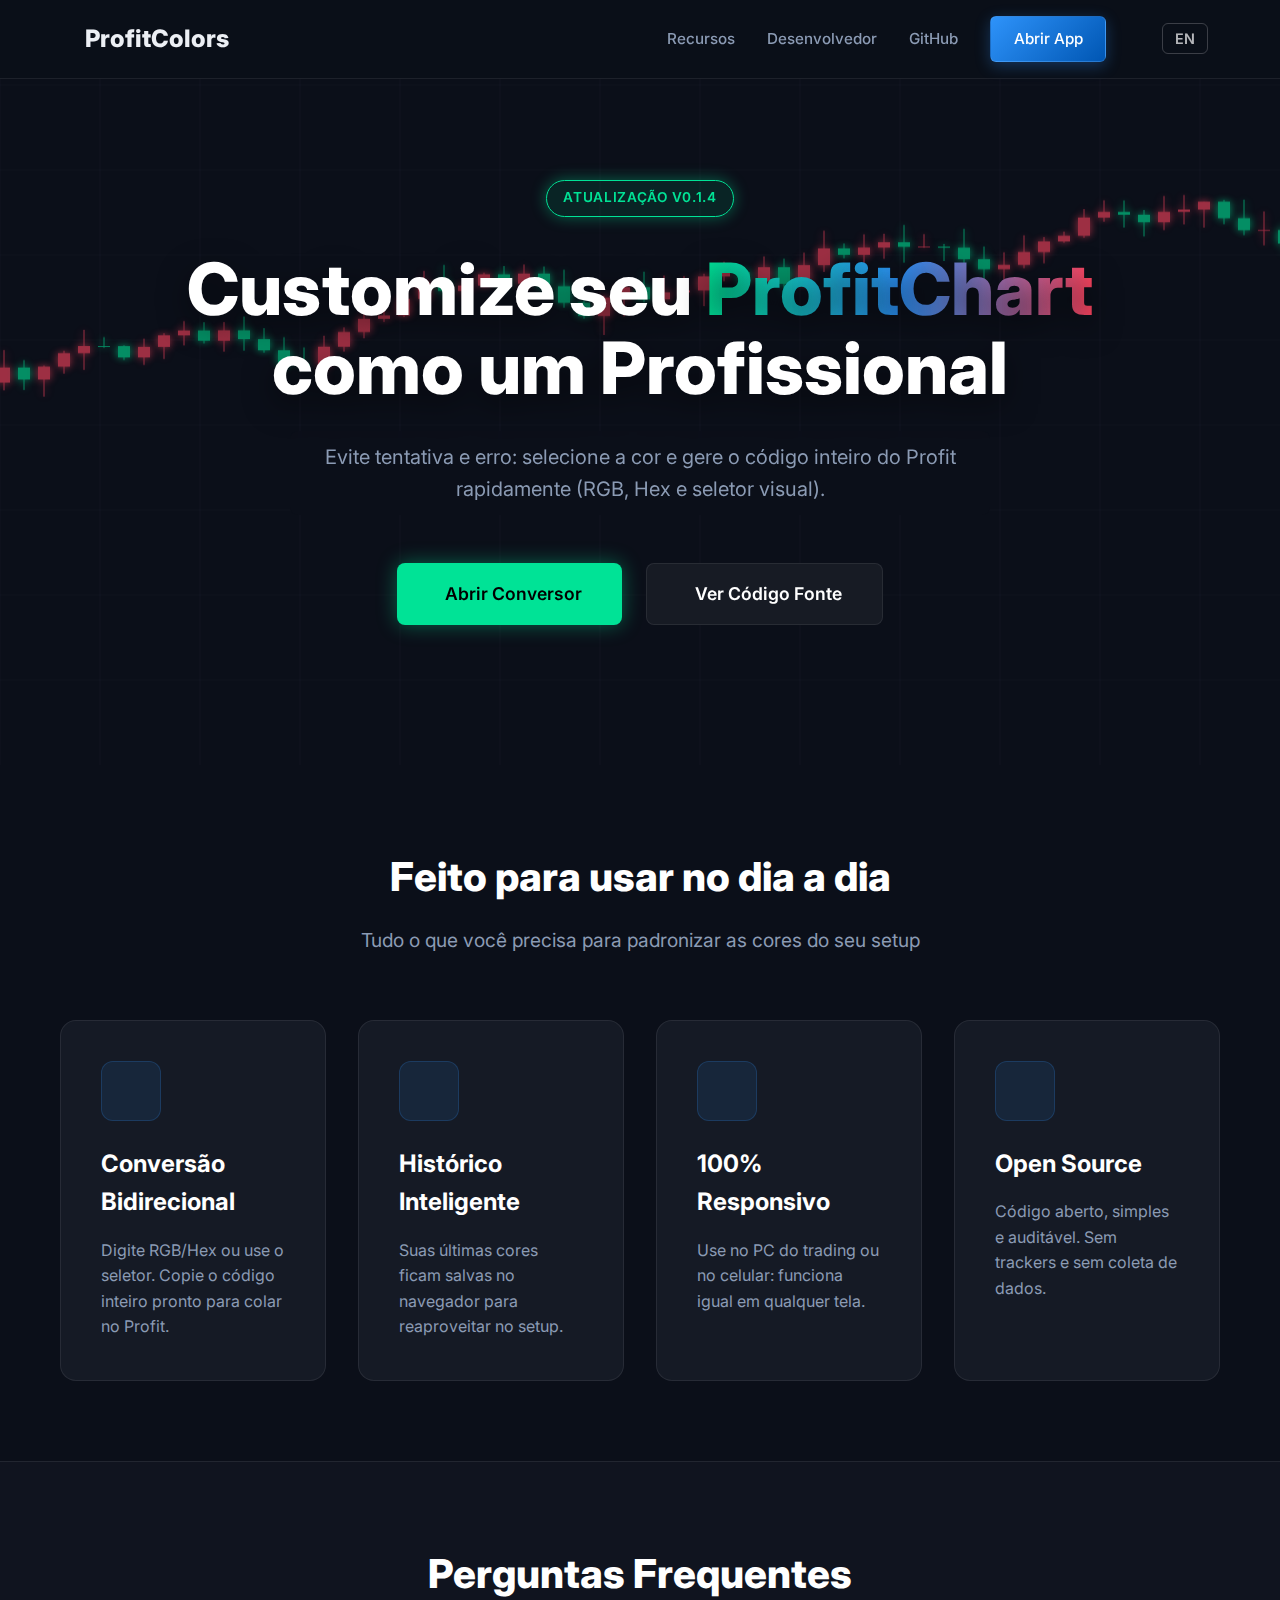
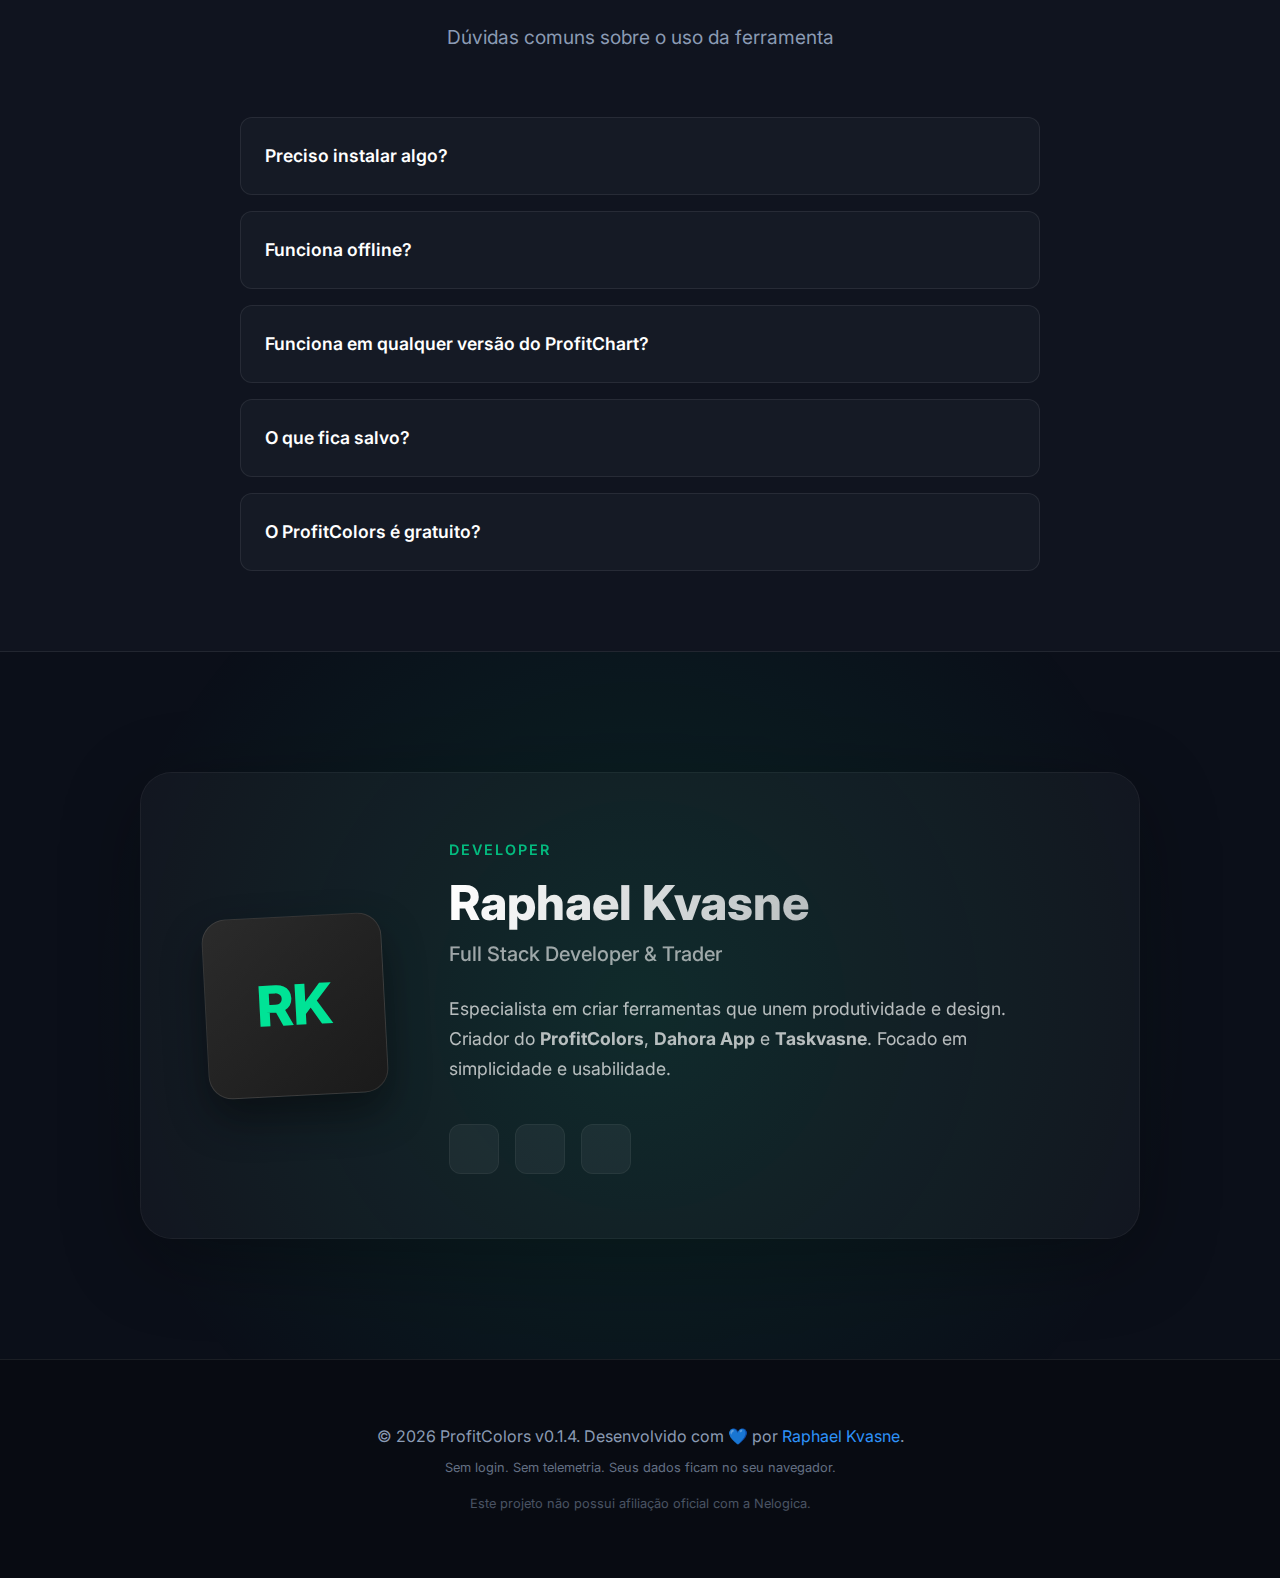
<file: index.html>
<!DOCTYPE html>
<html lang="pt-BR">

<head>
    <meta charset="UTF-8">
    <meta name="viewport" content="width=device-width, initial-scale=1.0">
    <title>ProfitColors v0.1.3 - Kvasne.com</title>
    <meta name="description" content="Ferramenta profissional para traders personalizarem o ProfitChart. Converta RGB e Hex para o código nativo da Nelogica com precisão e rapidez.">
    <meta name="keywords" content="ProfitChart, Nelogica, Trading, Cores, Setup, Layout, Day Trade, RGB, Hex">
    <link rel="icon" href="data:image/svg+xml,<svg xmlns=%22http://www.w3.org/2000/svg%22 viewBox=%220 0 100 100%22><text y=%22.9em%22 font-size=%2290%22>🎨</text></svg>">
    
    <!-- Fonts & Icons -->
    <link rel="stylesheet" href="https://cdnjs.cloudflare.com/ajax/libs/font-awesome/6.4.2/css/all.min.css" integrity="sha512-z3gLpd7yknf1YoNbCzqRKc4qyor8gaKU1qmn+CShxbuBusANI9QpRohGBreCFkKxLhei6S9CQXFEbbKuqLg0DA==" crossorigin="anonymous" referrerpolicy="no-referrer">
    <link rel="preconnect" href="https://fonts.googleapis.com">
    <link rel="preconnect" href="https://fonts.gstatic.com" crossorigin>
    <link rel="preload" href="https://fonts.googleapis.com/css2?family=Inter:wght@400;500;600;700;800&display=swap" as="style" onload="this.onload=null;this.rel='stylesheet'">
    <noscript><link href="https://fonts.googleapis.com/css2?family=Inter:wght@400;500;600;700;800&display=swap" rel="stylesheet"></noscript>

    <!-- Styles -->
    <link rel="stylesheet" href="css/style.css">
    <link rel="stylesheet" href="css/landing.css">
</head>

<body>
    <!-- Navbar -->
    <nav>
        <div class="nav-container">
            <a href="#" class="logo">
                <i class="fas fa-chart-line"></i>
                <span>ProfitColors</span>
            </a>
            <div class="nav-links">
                <a href="#features" data-i18n="nav.features">Recursos</a>
                <a href="#about" data-i18n="nav.developer">Desenvolvedor</a>
                <a href="https://github.com/rkvasne/profit-colors" target="_blank" rel="noopener noreferrer" data-i18n="nav.github">GitHub</a>
                <a href="app.html" class="nav-btn" data-i18n="nav.open_app">Abrir App</a>
                <button id="lang-toggle" class="lang-btn">EN</button>
            </div>
        </div>
    </nav>

    <!-- Hero Section -->
    <main class="hero">
        <!-- Canvas Background Animation -->
        <canvas id="chart-bg"></canvas>

        <div class="hero-content">
            <div class="version-badge" data-i18n="hero.badge">Atualização v0.1.3</div>
            <h1 data-i18n="hero.title">Customize seu <span class="gradient-text">ProfitChart</span><br>como um Profissional</h1>
            <p data-i18n="hero.subtitle">Evite tentativa e erro: selecione a cor e gere o código inteiro do Profit rapidamente (RGB, Hex e seletor visual).</p>
            
            <div class="cta-group">
                <a href="app.html" class="btn btn-primary">
                    <i class="fas fa-rocket"></i> <span data-i18n="hero.cta_primary">Abrir Conversor</span>
                </a>
                <a href="https://github.com/rkvasne/profit-colors" target="_blank" rel="noopener noreferrer" class="btn btn-secondary">
                    <i class="fab fa-github"></i> <span data-i18n="hero.cta_secondary">Ver Código Fonte</span>
                </a>
            </div>
        </div>
    </main>

    <!-- Features Section -->
    <section id="features" class="features">
        <div class="section-header">
            <h2 class="section-title" data-i18n="features.title">Feito para usar no dia a dia</h2>
            <p class="section-subtitle" data-i18n="features.subtitle">Tudo o que você precisa para padronizar as cores do seu setup</p>
        </div>
        <div class="features-grid">
            <div class="feature-card">
                <div class="feature-icon"><i class="fas fa-sync-alt"></i></div>
                <h3 data-i18n="features.card1.title">Conversão Bidirecional</h3>
                <p data-i18n="features.card1.desc">Digite RGB/Hex ou use o seletor. Copie o código inteiro pronto para colar no Profit.</p>
            </div>
            <div class="feature-card">
                <div class="feature-icon"><i class="fas fa-history"></i></div>
                <h3 data-i18n="features.card2.title">Histórico Inteligente</h3>
                <p data-i18n="features.card2.desc">Suas últimas cores ficam salvas no navegador para reaproveitar no setup.</p>
            </div>
            <div class="feature-card">
                <div class="feature-icon"><i class="fas fa-mobile-alt"></i></div>
                <h3 data-i18n="features.card3.title">100% Responsivo</h3>
                <p data-i18n="features.card3.desc">Use no PC do trading ou no celular: funciona igual em qualquer tela.</p>
            </div>
            <div class="feature-card">
                <div class="feature-icon"><i class="fas fa-code"></i></div>
                <h3 data-i18n="features.card4.title">Open Source</h3>
                <p data-i18n="features.card4.desc">Código aberto, simples e auditável. Sem trackers e sem coleta de dados.</p>
            </div>
        </div>
    </section>

    <!-- FAQ Section -->
    <section class="faq-section">
        <div class="section-header">
            <h2 class="section-title" data-i18n="faq.title">Perguntas Frequentes</h2>
            <p class="section-subtitle" data-i18n="faq.subtitle">Dúvidas comuns sobre o uso da ferramenta</p>
        </div>
        <div class="faq-container">
            <div class="faq-item">
                <div class="faq-question">
                    <span data-i18n="faq.q1">Preciso instalar algo?</span>
                    <i class="fas fa-chevron-down faq-icon"></i>
                </div>
                <div class="faq-answer" data-i18n="faq.a1">
                    Não. É só abrir e usar no navegador.
                </div>
            </div>
            <div class="faq-item">
                <div class="faq-question">
                    <span data-i18n="faq.q2">Funciona offline?</span>
                    <i class="fas fa-chevron-down faq-icon"></i>
                </div>
                <div class="faq-answer" data-i18n="faq.a2">
                    Sim, depois de carregar uma vez, tende a funcionar sem internet (depende do cache do navegador).
                </div>
            </div>
            <div class="faq-item">
                <div class="faq-question">
                    <span data-i18n="faq.q3">Funciona em qualquer versão do ProfitChart?</span>
                    <i class="fas fa-chevron-down faq-icon"></i>
                </div>
                <div class="faq-answer" data-i18n="faq.a3">
                    Sim. O código gerado é o valor inteiro usado pelo ProfitChart para cores.
                </div>
            </div>
            <div class="faq-item">
                <div class="faq-question">
                    <span data-i18n="faq.q4">O que fica salvo?</span>
                    <i class="fas fa-chevron-down faq-icon"></i>
                </div>
                <div class="faq-answer" data-i18n="faq.a4">
                    Apenas o histórico de cores no seu navegador. Nada é enviado para servidores.
                </div>
            </div>
            <div class="faq-item">
                <div class="faq-question">
                    <span data-i18n="faq.q5">O ProfitColors é gratuito?</span>
                    <i class="fas fa-chevron-down faq-icon"></i>
                </div>
                <div class="faq-answer" data-i18n="faq.a5">
                    Sim. O projeto é gratuito e de código aberto. Você pode usar à vontade e contribuir no GitHub.
                </div>
            </div>
        </div>
    </section>

    <!-- Developer Section -->
    <section id="about" class="developer-section">
        <div class="dev-container">
            <div class="dev-image-wrapper">
                <div class="dev-avatar">RK</div>
            </div>
            <div class="dev-content">
                <span class="dev-label">Developer</span>
                <h2 class="dev-name">Raphael Kvasne</h2>
                <h3 class="dev-role" data-i18n="dev.role">Full Stack Developer & Trader</h3>
                <p class="dev-bio" data-i18n="dev.bio">
                    Especialista em criar ferramentas que unem produtividade e design. Criador do <strong>ProfitColors</strong>, <strong>Dahora App</strong> e <strong>Taskvasne</strong>. Focado em simplicidade e usabilidade.
                </p>
                <div class="dev-socials">
                    <a href="https://kvasne.com" target="_blank" rel="noopener noreferrer" class="social-btn" title="Website">
                        <i class="fas fa-globe"></i>
                    </a>
                    <a href="https://github.com/rkvasne" target="_blank" rel="noopener noreferrer" class="social-btn" title="GitHub">
                        <i class="fab fa-github"></i>
                    </a>
                    <a href="mailto:rkvasne@gmail.com" class="social-btn" title="Email">
                        <i class="fas fa-envelope"></i>
                    </a>
                </div>
            </div>
        </div>
    </section>

    <!-- Footer -->
    <footer>
        <p>&copy; <span id="currentYear"></span> ProfitColors v0.1.4. <span data-i18n="footer.developed_by">Desenvolvido com 💙 por</span> <a href="https://kvasne.com" target="_blank" rel="noopener noreferrer">Raphael Kvasne</a>.</p>
        <p style="font-size: 0.8rem; margin-top: 0.5rem; opacity: 0.7;" data-i18n="footer.privacy">Sem login. Sem telemetria. Seus dados ficam no seu navegador.</p>
        <p style="font-size: 0.8rem; margin-top: 1rem; opacity: 0.5;" data-i18n="footer.disclaimer">Este projeto não possui afiliação oficial com a Nelogica.</p>
    </footer>

    <!-- Scripts -->
    <script src="js/chart-bg.js"></script>
    <script src="js/main.js"></script>
</body>
</html>
</file>
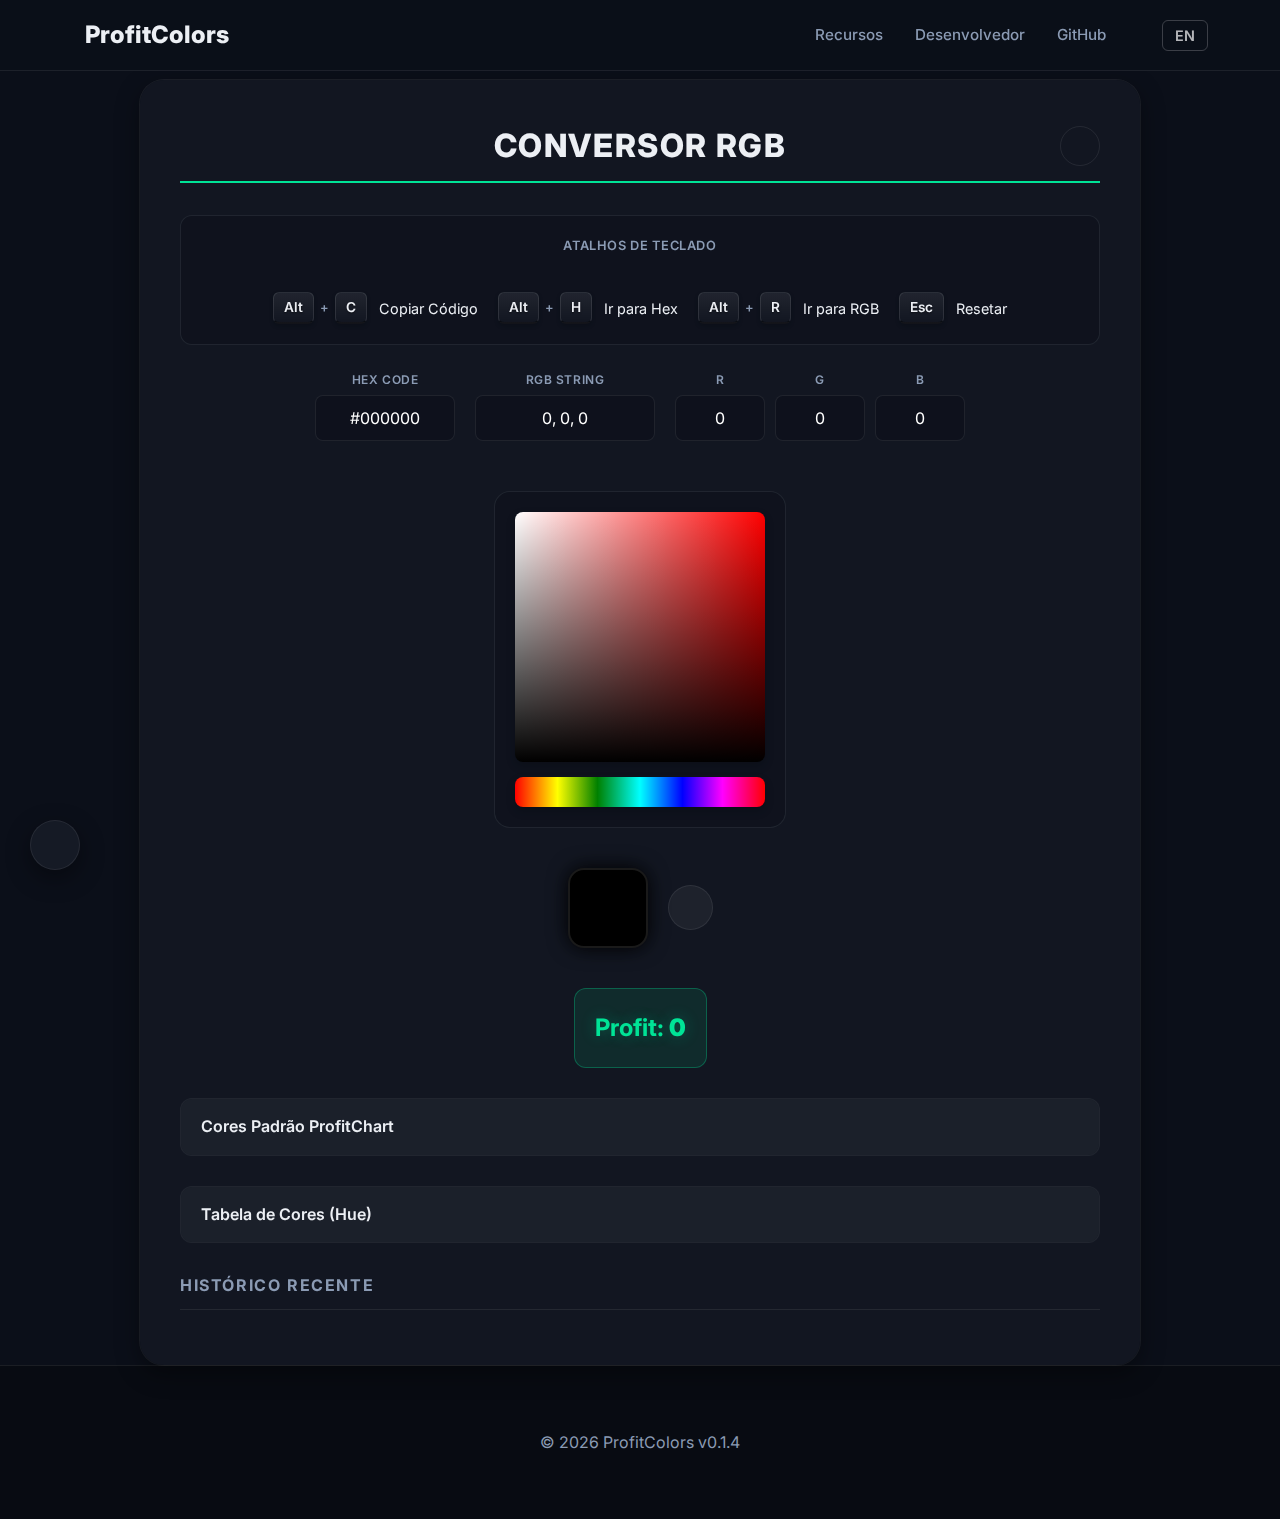
<file: app.html>
<!DOCTYPE html>
<html lang="pt-BR">

<head>
    <meta charset="UTF-8">
    <meta name="viewport" content="width=device-width, initial-scale=1.0">
    <title>ProfitColors v0.1.4 - Kvasne.com</title>
    <link rel="icon" href="data:image/svg+xml,<svg xmlns=%22http://www.w3.org/2000/svg%22 viewBox=%220 0 100 100%22><text y=%22.9em%22 font-size=%2290%22>🎨</text></svg>">
    
    <!-- Fonts & Icons -->
    <link rel="stylesheet" href="https://cdnjs.cloudflare.com/ajax/libs/font-awesome/6.4.2/css/all.min.css" integrity="sha512-z3gLpd7yknf1YoNbCzqRKc4qyor8gaKU1qmn+CShxbuBusANI9QpRohGBreCFkKxLhei6S9CQXFEbbKuqLg0DA==" crossorigin="anonymous" referrerpolicy="no-referrer">
    <link rel="preconnect" href="https://fonts.googleapis.com">
    <link rel="preconnect" href="https://fonts.gstatic.com" crossorigin>
    <link rel="preload" href="https://fonts.googleapis.com/css2?family=Inter:wght@400;500;600;700;800&display=swap" as="style" onload="this.onload=null;this.rel='stylesheet'">
    <noscript><link href="https://fonts.googleapis.com/css2?family=Inter:wght@400;500;600;700;800&display=swap" rel="stylesheet"></noscript>

    <!-- Styles -->
    <link rel="stylesheet" href="css/style.css">
    <link rel="stylesheet" href="css/app.css">
</head>

<body>
    <!-- Navbar -->
    <nav>
        <div class="nav-container">
            <a href="index.html" class="logo">
                <i class="fas fa-chart-line"></i>
                <span>ProfitColors</span>
            </a>
            <div class="nav-links">
                <a href="index.html#features" data-i18n="nav.features">Recursos</a>
                <a href="index.html#about" data-i18n="nav.developer">Desenvolvedor</a>
                <a href="https://github.com/rkvasne/profit-colors" target="_blank" rel="noopener noreferrer" data-i18n="nav.github">GitHub</a>
                <button id="lang-toggle" class="lang-btn">EN</button>
            </div>
        </div>
    </nav>

    <div class="app-container">
        <div class="app-header">
            <h1 class="app-title" data-i18n="app.title">Conversor RGB</h1>
            <button class="share-button" onclick="shareUrl()" title="Compartilhar" data-i18n-title="app.share">
                <i class="fas fa-share-alt"></i>
            </button>
        </div>

        <div class="shortcuts-hint">
            <div class="shortcuts-title">
                <i class="fas fa-keyboard"></i> <span data-i18n="shortcuts.title">Atalhos de Teclado</span>
            </div>
            <div class="shortcut-item" title="Copiar">
                <div class="keys-wrapper"><kbd>Alt</kbd> <span class="key-plus">+</span> <kbd>C</kbd></div>
                <span data-i18n="shortcuts.copy">Copiar Código</span>
            </div>
            <div class="shortcut-item" title="Hex">
                <div class="keys-wrapper"><kbd>Alt</kbd> <span class="key-plus">+</span> <kbd>H</kbd></div>
                <span data-i18n="shortcuts.hex">Ir para Hex</span>
            </div>
            <div class="shortcut-item" title="RGB">
                <div class="keys-wrapper"><kbd>Alt</kbd> <span class="key-plus">+</span> <kbd>R</kbd></div>
                <span data-i18n="shortcuts.rgb">Ir para RGB</span>
            </div>
            <div class="shortcut-item" title="Reset">
                <div class="keys-wrapper"><kbd>Esc</kbd></div>
                <span data-i18n="shortcuts.reset">Resetar</span>
            </div>
        </div>

        <!-- Inputs Section -->
        <div class="input-section">
            <div>
                <label for="hexInput" data-i18n="input.hex">Hex Code</label>
                <input type="text" id="hexInput" class="app-input w-hex" value="#000000" maxlength="7" placeholder="#000000">
            </div>
            
            <div>
                <label for="rgbSingle" data-i18n="input.rgb_string">RGB String</label>
                <input type="text" id="rgbSingle" class="app-input w-rgb" value="0, 0, 0">
            </div>

            <div class="input-group">
                <div class="input-wrapper-num">
                    <label for="red">R</label>
                    <input type="number" id="red" class="app-input w-num" min="0" max="255" value="0">
                </div>
                <div class="input-wrapper-num">
                    <label for="green">G</label>
                    <input type="number" id="green" class="app-input w-num" min="0" max="255" value="0">
                </div>
                <div class="input-wrapper-num">
                    <label for="blue">B</label>
                    <input type="number" id="blue" class="app-input w-num" min="0" max="255" value="0">
                </div>
            </div>
        </div>

        <!-- Visual Picker -->
        <div class="color-picker-wrapper">
            <canvas id="colorPicker" width="250" height="250"></canvas>
            <canvas id="huePicker" width="250" height="30"></canvas>
        </div>

        <!-- Preview & Result -->
        <div class="preview-actions">
            <div id="colorPreview" title="Cor Atual" data-i18n-title="preview.title"></div>
            <button class="btn-icon" onclick="copyColorFromPreview()" title="Copiar Código Profit" data-i18n-title="preview.copy">
                <i class="far fa-copy"></i>
            </button>
        </div>

        <div id="result"><span data-i18n="result.profit">Profit:</span> <strong>0</strong></div>

        <!-- Cores Padrão (Accordion) -->
        <details class="accordion-section" id="defaultColors">
            <summary class="accordion-header">
                <span data-i18n="accordion.default">Cores Padrão ProfitChart</span>
                <i class="fas fa-chevron-down" id="accordionIcon"></i>
            </summary>
            <div class="accordion-content">
                <div class="color-grid-standard" id="profitHueGrid"></div>
                <div class="color-table-divider"></div>
                <div class="color-grid-standard" id="profitGrayGrid"></div>
            </div>
        </details>

        <details class="accordion-section" id="colorTable">
            <summary class="accordion-header">
                <span data-i18n="accordion.table">Tabela de Cores (Hue)</span>
                <i class="fas fa-chevron-down"></i>
            </summary>
            <div class="accordion-content">
                <div class="color-table-grid" id="hueColorGrid"></div>
                <div class="color-table-divider"></div>
                <div class="color-table-grid" id="grayColorGrid"></div>
            </div>
        </details>

        <!-- History -->
        <div class="history-section">
            <h2 data-i18n="history.title">Histórico Recente</h2>
            <div id="colorHistory" class="history-grid">
                <!-- Preenchido via JS -->
            </div>
        </div>
    </div>

    <!-- Shortcuts Tooltip (Mantido para mobile/detalhes) -->
    <div class="tooltip-container">
        <button class="help-button" id="helpButton" title="Atalhos de Teclado" data-i18n-title="tooltip.title">
            <i class="fas fa-keyboard"></i>
        </button>
        <div class="help-content" id="helpContent">
            <h3 data-i18n="tooltip.title">Atalhos de Teclado</h3>
            <ul>
                <li><span data-i18n="tooltip.copy">Copiar Código</span> <kbd>Alt</kbd> <kbd>C</kbd></li>
                <li><span data-i18n="tooltip.hex">Focar Hex</span> <kbd>Alt</kbd> <kbd>H</kbd></li>
                <li><span data-i18n="tooltip.rgb">Focar R/G/B</span> <kbd>Alt</kbd> <kbd>R</kbd> <kbd>G</kbd> <kbd>B</kbd></li>
                <li><span data-i18n="tooltip.reset">Limpar/Resetar</span> <kbd>Esc</kbd></li>
            </ul>
        </div>
    </div>

    <div id="copyMessage" class="copy-message" data-i18n="copy.success">Copiado!</div>

    <footer>
        <p>&copy; <span id="currentYear"></span> ProfitColors v0.1.4</p>
    </footer>

    <!-- Scripts -->
    <script src="js/main.js"></script>
    <script src="js/app.js"></script>
</body>
</html>
</file>
<file: css/style.css>
:root {
    /* Paleta Inspirada na Imagem (Dark Trading) */
    --bg-dark: #0B0F19; /* Fundo muito escuro, quase preto */
    --bg-card: #151A25; /* Cartões levemente mais claros */
    --bg-glass: rgba(21, 26, 37, 0.7);
    
    --text-primary: #ECEFF4;
    --text-secondary: #8B9BB4;
    
    /* Cores de Ação */
    --bullish: #00E396; /* Verde Neon */
    --bullish-glow: rgba(0, 227, 150, 0.4);
    --bearish: #FF4560; /* Vermelho Neon */
    --bearish-glow: rgba(255, 69, 96, 0.4);
    --primary: #2E93fA; /* Azul Elétrico */
    --primary-hover: #0077E6;
    
    --grid-line: rgba(255, 255, 255, 0.05);
    --border: rgba(255, 255, 255, 0.08);
    
    --font-main: 'Inter', sans-serif;
    
    /* Sombras */
    --shadow-card: 0 8px 24px rgba(0, 0, 0, 0.4);
    --shadow-glow: 0 0 20px rgba(46, 147, 250, 0.2);
}

.gradient-text {
    display: inline-block;
    background: linear-gradient(90deg, var(--bullish), var(--primary), var(--bearish));
    -webkit-background-clip: text;
    background-clip: text;
    color: transparent;
}

.gradient-text-animated {
    background-size: 200% 200%;
    animation: gradientShift 6s ease-in-out infinite;
}

@keyframes gradientShift {
    0% { background-position: 0% 50%; }
    50% { background-position: 100% 50%; }
    100% { background-position: 0% 50%; }
}

@media (prefers-reduced-motion: reduce) {
    .gradient-text-animated {
        animation: none;
    }
}

* {
    margin: 0;
    padding: 0;
    box-sizing: border-box;
    font-family: var(--font-main);
}

body {
    background-color: var(--bg-dark);
    color: var(--text-primary);
    line-height: 1.6;
    overflow-x: hidden;
}

/* Navbar Global */
nav {
    background: rgba(11, 15, 25, 0.85);
    backdrop-filter: blur(12px);
    border-bottom: 1px solid var(--border);
    position: fixed;
    width: 100%;
    top: 0;
    z-index: 1000;
}

.nav-container {
    max-width: 1200px;
    margin: 0 auto;
    padding: 1rem 2rem;
    display: flex;
    justify-content: space-between;
    align-items: center;
}

.logo {
    font-size: 1.5rem;
    font-weight: 800;
    color: var(--text-primary);
    text-decoration: none;
    display: flex;
    align-items: center;
    gap: 0.8rem;
}

.logo i {
    color: var(--bullish);
    text-shadow: 0 0 10px var(--bullish-glow);
}

.logo span {
    color: var(--text-primary);
}

.nav-links {
    display: flex;
    gap: 2rem;
    align-items: center;
}

.nav-links a {
    color: var(--text-secondary);
    text-decoration: none;
    font-weight: 500;
    transition: all 0.3s;
    font-size: 0.95rem;
}

.nav-links a:hover {
    color: var(--primary);
}

.nav-btn {
    background: linear-gradient(135deg, var(--primary), #0056b3);
    color: white !important;
    padding: 0.6rem 1.4rem;
    border-radius: 6px;
    font-weight: 600;
    box-shadow: 0 4px 15px rgba(46, 147, 250, 0.3);
    border: 1px solid rgba(255,255,255,0.1);
}

.nav-btn:hover {
    transform: translateY(-2px);
    box-shadow: 0 6px 20px rgba(46, 147, 250, 0.5);
}

/* Footer Global */
footer {
    border-top: 1px solid var(--border);
    padding: 4rem 2rem;
    text-align: center;
    color: var(--text-secondary);
    background: #080b12;
}

footer a {
    color: var(--primary);
    text-decoration: none;
    transition: color 0.3s;
}

footer a:hover {
    color: white;
    text-shadow: 0 0 10px rgba(46, 147, 250, 0.5);
}

/* Scrollbar */
::-webkit-scrollbar {
    width: 8px;
}
::-webkit-scrollbar-track {
    background: var(--bg-dark);
}
::-webkit-scrollbar-thumb {
    background: #2d3646;
    border-radius: 4px;
}
::-webkit-scrollbar-thumb:hover {
    background: #3e4a5e;
}

/* Language Button */
.lang-btn {
    background: transparent;
    border: 1px solid rgba(255, 255, 255, 0.2);
    color: rgba(255, 255, 255, 0.7);
    padding: 6px 12px;
    border-radius: 6px;
    cursor: pointer;
    font-family: inherit;
    font-size: 0.9rem;
    font-weight: 600;
    margin-left: 24px;
    transition: all 0.3s;
}

.lang-btn:hover {
    border-color: var(--primary);
    color: var(--primary);
    background: rgba(255, 255, 255, 0.1);
}

/* Mobile */
@media (max-width: 768px) {
    .nav-links { display: none; }
}
</file>
<file: css/landing.css>
/* Hero Section com Gráfico */
.hero {
    position: relative;
    padding: 180px 20px 140px;
    text-align: center;
    overflow: hidden;
    background: radial-gradient(circle at center, rgba(11, 15, 25, 0.5) 0%, var(--bg-dark) 100%);
}

#chart-bg {
    position: absolute;
    top: 0;
    left: 0;
    width: 100%;
    height: 100%;
    z-index: 1;
    opacity: 0.6; /* Sutil */
}

.hero-content {
    position: relative;
    z-index: 2; /* Acima do gráfico */
}

.version-badge {
    display: inline-flex;
    align-items: center;
    gap: 0.5rem;
    background: rgba(0, 227, 150, 0.1);
    border: 1px solid var(--bullish);
    padding: 0.4rem 1rem;
    border-radius: 2rem;
    font-size: 0.85rem;
    color: var(--bullish);
    margin-bottom: 2rem;
    font-weight: 600;
    text-transform: uppercase;
    letter-spacing: 0.05em;
    box-shadow: 0 0 15px var(--bullish-glow);
}

.hero h1 {
    font-size: 4.5rem;
    font-weight: 800;
    line-height: 1.1;
    margin-bottom: 1.5rem;
    color: white;
    text-shadow: 0 10px 30px rgba(0,0,0,0.5);
}

.hero p {
    font-size: 1.25rem;
    color: var(--text-secondary);
    max-width: 700px;
    margin: 0 auto 3rem;
    background: rgba(11, 15, 25, 0.6);
    backdrop-filter: blur(4px);
    padding: 10px;
    border-radius: 8px;
}

.cta-group {
    display: flex;
    gap: 1.5rem;
    justify-content: center;
}

.btn {
    padding: 1rem 2.5rem;
    border-radius: 8px;
    font-weight: 600;
    text-decoration: none;
    font-size: 1.1rem;
    transition: all 0.3s;
    display: inline-flex;
    align-items: center;
    gap: 0.5rem;
}

.btn-primary {
    background: var(--bullish);
    color: #000;
    box-shadow: 0 0 20px var(--bullish-glow);
}

.btn-primary:hover {
    background: #00ffaf;
    transform: translateY(-2px);
    box-shadow: 0 0 30px var(--bullish-glow);
}

.btn-secondary {
    background: rgba(255, 255, 255, 0.05);
    color: white;
    border: 1px solid var(--border);
    backdrop-filter: blur(10px);
}

.btn-secondary:hover {
    background: rgba(255, 255, 255, 0.1);
    border-color: white;
}



/* Features */
.features {
    max-width: 1200px;
    margin: 0 auto;
    padding: 80px 20px;
    position: relative;
    z-index: 2;
}

.section-header {
    text-align: center;
    margin-bottom: 4rem;
}

.section-title {
    font-size: 2.5rem;
    font-weight: 800;
    margin-bottom: 1rem;
    color: white;
}

.section-subtitle {
    font-size: 1.2rem;
    color: var(--text-secondary);
    max-width: 600px;
    margin: 0 auto;
}

.features-grid {
    display: grid;
    grid-template-columns: repeat(auto-fit, minmax(260px, 1fr));
    gap: 2rem;
}

/* Animação de Candle (Efeito Pulse/Subida) */
@keyframes candlePulse {
    0% {
        transform: translateY(100%);
        opacity: 0;
    }
    10% {
        opacity: 1;
    }
    100% {
        transform: translateY(-100%);
        opacity: 0;
    }
}

/* Animação de Borda Rotativa */
@property --angle {
  syntax: '<angle>';
  initial-value: 0deg;
  inherits: false;
}

@keyframes rotateBorder {
    to {
        --angle: 360deg;
    }
}

.feature-card {
    background-color: var(--bg-card);
    border: 1px solid var(--border);
    padding: 2.5rem;
    border-radius: 16px;
    transition: border-color 0.3s, box-shadow 0.3s;
    position: relative;
    overflow: hidden;
    height: 100%;
}

/* Pseudo-elemento para o candle */
.feature-card::before {
    content: '';
    position: absolute;
    left: 0;
    right: 0;
    top: 0;
    bottom: 0;
    background: linear-gradient(
        to top, 
        transparent, 
        rgba(0, 227, 150, 0.05), 
        rgba(0, 227, 150, 0.4), 
        rgba(0, 227, 150, 0.05), 
        transparent
    );
    background-size: 100% 100%;
    transform: translateY(100%); /* Começa escondido embaixo */
    z-index: 0;
    pointer-events: none;
    opacity: 0;
}

.feature-card > * {
    position: relative;
    z-index: 1;
}

.feature-card:hover {
    border-color: transparent; /* Borda transparente para mostrar o gradiente atrás */
    box-shadow: 0 0 20px rgba(0, 227, 150, 0.15);
    
    /* Borda animada usando background layers */
    background: 
        linear-gradient(var(--bg-card), var(--bg-card)) padding-box,
        conic-gradient(from var(--angle), transparent 0%, var(--bullish) 20%, transparent 40%) border-box;
    
    animation: rotateBorder 2s linear infinite;
}

.feature-card:hover::before {
    animation: candlePulse 1.5s ease-in-out infinite;
}

.feature-icon {
    width: 60px;
    height: 60px;
    background: rgba(46, 147, 250, 0.1);
    color: var(--primary);
    border-radius: 12px;
    display: flex;
    align-items: center;
    justify-content: center;
    font-size: 1.75rem;
    margin-bottom: 1.5rem;
    border: 1px solid rgba(46, 147, 250, 0.2);
}

.feature-card h3 {
    font-size: 1.5rem;
    margin-bottom: 1rem;
    color: white;
}

.feature-card p {
    color: var(--text-secondary);
    font-size: 1rem;
}

/* FAQ Accordion Styles */
.faq-section {
    background: rgba(21, 26, 37, 0.5);
    padding: 80px 20px;
    border-top: 1px solid var(--border);
    border-bottom: 1px solid var(--border);
}

.faq-container {
    max-width: 800px;
    margin: 0 auto;
    display: flex;
    flex-direction: column;
    gap: 1rem;
}

.faq-item {
    background: var(--bg-card);
    border: 1px solid var(--border);
    border-radius: 12px;
    overflow: hidden;
    cursor: pointer;
    transition: all 0.3s;
}

.faq-item:hover {
    border-color: var(--text-secondary);
}

.faq-item.active {
    border-color: var(--primary);
}

.faq-question {
    padding: 1.5rem;
    display: flex;
    justify-content: space-between;
    align-items: center;
    font-weight: 600;
    color: white;
    font-size: 1.1rem;
}

.faq-answer {
    padding: 0 1.5rem 1.5rem;
    color: var(--text-secondary);
    display: none;
    line-height: 1.6;
    border-top: 1px solid var(--border);
    padding-top: 1.5rem;
}

.faq-item.active .faq-answer {
    display: block;
    animation: fadeIn 0.3s ease;
}

.faq-icon {
    transition: transform 0.3s;
    color: var(--primary);
}

.faq-item.active .faq-icon {
    transform: rotate(180deg);
}

/* Developer Section - Modern Design */
.developer-section {
    padding: 120px 20px;
    position: relative;
    overflow: hidden;
    /* Variáveis locais para este componente */
    --dev-primary: var(--bullish);
    --dev-glow: rgba(0, 227, 150, 0.2);
    --dev-bg: var(--bg-dark);
}

.dev-container {
    max-width: 1000px;
    margin: 0 auto;
    background: rgba(255, 255, 255, 0.03);
    backdrop-filter: blur(20px);
    -webkit-backdrop-filter: blur(20px);
    border: 1px solid rgba(255, 255, 255, 0.05);
    border-radius: 32px;
    padding: 4rem;
    display: flex;
    align-items: center;
    gap: 4rem;
    box-shadow: 0 20px 80px rgba(0, 0, 0, 0.3);
    position: relative;
}

/* Glow effect behind */
.dev-container::before {
    content: '';
    position: absolute;
    top: -50%;
    left: -50%;
    width: 200%;
    height: 200%;
    background: radial-gradient(circle at 50% 50%, var(--dev-glow) 0%, transparent 50%);
    opacity: 0.5;
    z-index: -1;
    pointer-events: none;
}

.dev-image-wrapper {
    flex-shrink: 0;
    position: relative;
}

.dev-avatar {
    width: 180px;
    height: 180px;
    border-radius: 24px;
    background: linear-gradient(135deg, #2b2b2b, #1a1a1a);
    display: flex;
    align-items: center;
    justify-content: center;
    font-size: 3.5rem;
    font-weight: 800;
    color: var(--dev-primary);
    box-shadow: 0 20px 40px rgba(0,0,0,0.4);
    border: 1px solid rgba(255,255,255,0.1);
    transform: rotate(-3deg);
    transition: transform 0.3s ease;
}

.dev-container:hover .dev-avatar {
    transform: rotate(0deg) scale(1.05);
}

.dev-content {
    flex: 1;
    text-align: left;
}

.dev-label {
    display: inline-block;
    font-size: 0.9rem;
    font-weight: 600;
    text-transform: uppercase;
    letter-spacing: 2px;
    color: var(--dev-primary);
    margin-bottom: 1rem;
    opacity: 0.8;
}

.dev-name {
    font-size: 3rem;
    font-weight: 800;
    color: white;
    margin: 0 0 0.5rem 0;
    line-height: 1.1;
    background: linear-gradient(90deg, #fff, rgba(255,255,255,0.5));
    -webkit-background-clip: text;
    -webkit-text-fill-color: transparent;
    background-clip: text;
}

.dev-role {
    font-size: 1.25rem;
    font-weight: 500;
    color: rgba(255, 255, 255, 0.6);
    margin: 0 0 1.5rem 0;
}

.dev-bio {
    font-size: 1.1rem;
    line-height: 1.7;
    color: rgba(255, 255, 255, 0.7);
    margin-bottom: 2.5rem;
    max-width: 600px;
}

.dev-socials {
    display: flex;
    gap: 1rem;
}

.social-btn {
    width: 50px;
    height: 50px;
    border-radius: 12px;
    background: rgba(255, 255, 255, 0.05);
    display: flex;
    align-items: center;
    justify-content: center;
    color: white;
    text-decoration: none;
    font-size: 1.25rem;
    transition: all 0.3s cubic-bezier(0.175, 0.885, 0.32, 1.275);
    border: 1px solid rgba(255, 255, 255, 0.05);
}

.social-btn:hover {
    background: var(--dev-primary);
    color: var(--bg-dark);
    transform: translateY(-5px);
    box-shadow: 0 10px 20px rgba(0,0,0,0.2);
}

@media (max-width: 768px) {
    .dev-container {
        flex-direction: column;
        text-align: center;
        padding: 2.5rem;
        gap: 2rem;
    }
    
    .dev-content {
        text-align: center;
    }
    
    .dev-avatar {
        width: 140px;
        height: 140px;
        font-size: 2.5rem;
        transform: rotate(0);
    }
    
    .dev-name {
        font-size: 2rem;
    }
    
    .dev-socials {
        justify-content: center;
    }
}

@keyframes fadeIn {
    from { opacity: 0; transform: translateY(-10px); }
    to { opacity: 1; transform: translateY(0); }
}

@media (max-width: 768px) {
    .hero h1 { font-size: 2.8rem; }
    .cta-group { flex-direction: column; }
}
</file>
<file: css/app.css>
/* App Specific Styles */

/* Main App Container */
.app-container {
    position: relative;
    background: var(--bg-glass);
    backdrop-filter: blur(20px);
    padding: 40px;
    border-radius: 24px;
    box-shadow: var(--shadow-card), 0 0 0 1px var(--border);
    width: 95%;
    max-width: 1000px;
    text-align: center;
    animation: fadeIn 0.6s ease-out;
    margin: auto; /* Center vertically and horizontally in flex body */
    display: flex;
    flex-direction: column;
    align-items: center;
    justify-content: center;
}

body {
    min-height: 100vh;
    display: flex;
    flex-direction: column;
    padding-top: 80px; /* Offset for fixed navbar */
}

/* Header */
.app-header {
    width: 100%;
    display: flex;
    justify-content: center;
    align-items: center;
    position: relative;
    margin-bottom: 2rem;
    border-bottom: 2px solid var(--bullish);
    padding-bottom: 10px;
}

h1.app-title {
    font-size: 2rem;
    font-weight: 800;
    color: var(--text-primary);
    text-transform: uppercase;
    letter-spacing: 0.05em;
    margin: 0;
    border: none; /* Removed previous border */
    padding: 0;
}

.share-button {
    position: absolute;
    right: 0;
    background: none;
    border: 1px solid var(--border);
    color: var(--text-secondary);
    cursor: pointer;
    width: 40px;
    height: 40px;
    border-radius: 50%;
    display: flex;
    align-items: center;
    justify-content: center;
    transition: all 0.3s;
}

.share-button:hover {
    color: var(--primary);
    border-color: var(--primary);
    background: rgba(255,255,255,0.05);
}

/* Inputs */
.input-section {
    display: flex;
    flex-wrap: wrap;
    gap: 20px;
    justify-content: center;
    margin-bottom: 30px;
}

.input-group {
    display: flex;
    gap: 10px;
}

/* Estilização dos Inputs Numéricos (Spin Buttons) */
/* Chrome, Safari, Edge, Opera */
input[type=number]::-webkit-outer-spin-button,
input[type=number]::-webkit-inner-spin-button {
  -webkit-appearance: none;
  margin: 0;
}

/* Firefox */
input[type=number] {
  appearance: textfield;
  -moz-appearance: textfield;
}

.input-wrapper-num {
    position: relative;
    display: flex;
    flex-direction: column;
    align-items: center;
}

.spinner-btn {
    width: 100%;
    height: 12px;
    background: rgba(255, 255, 255, 0.05);
    border: 1px solid var(--border);
    cursor: pointer;
    display: flex;
    align-items: center;
    justify-content: center;
    font-size: 0.6rem;
    color: var(--text-secondary);
    transition: all 0.2s;
}

.spinner-btn:hover {
    background: var(--primary);
    color: white;
    border-color: var(--primary);
}

.spinner-up {
    border-radius: 4px 4px 0 0;
    margin-bottom: 2px;
}

.spinner-down {
    border-radius: 0 0 4px 4px;
    margin-top: 2px;
}

.app-input {
    background: rgba(11, 15, 25, 0.6);
    border: 1px solid var(--border);
    color: white;
    border-radius: 8px;
    padding: 12px 16px;
    font-family: 'Inter', monospace;
    font-size: 1rem;
    transition: all 0.3s ease;
    text-align: center;
}

.app-input:focus {
    border-color: var(--bullish); /* Profit Green Focus */
    box-shadow: 0 0 0 2px var(--bullish-glow);
    outline: none;
}


label {
    color: var(--text-secondary);
    font-weight: 600;
    font-size: 0.75rem;
    text-transform: uppercase;
    letter-spacing: 0.05em;
    display: block;
    margin-bottom: 5px;
}

/* Width Helpers */
.w-hex { width: 140px; }
.w-rgb { width: 180px; }
.w-num { width: 90px; }

/* Color Picker Area */
.color-picker-wrapper {
    background: rgba(11, 15, 25, 0.4);
    padding: 20px;
    border-radius: 16px;
    border: 1px solid var(--border);
    display: inline-flex;
    flex-direction: column;
    gap: 15px;
    margin: 20px 0;
}

canvas {
    border-radius: 8px;
    cursor: crosshair;
    box-shadow: 0 4px 10px rgba(0,0,0,0.2);
}

#huePicker {
    cursor: pointer;
    height: 30px;
}

/* Preview & Actions */
.preview-actions {
    display: flex;
    align-items: center;
    justify-content: center;
    gap: 20px;
    margin: 20px 0;
}

#colorPreview {
    width: 80px;
    height: 80px;
    border-radius: 16px;
    border: 2px solid rgba(255,255,255,0.1);
    box-shadow: 0 0 20px rgba(0,0,0,0.2);
    cursor: pointer;
    transition: transform 0.2s;
}

#colorPreview:hover {
    transform: scale(1.05);
}

.btn-icon {
    background: rgba(255,255,255,0.05);
    border: 1px solid var(--border);
    color: var(--text-secondary);
    width: 45px;
    height: 45px;
    border-radius: 50%;
    display: flex;
    align-items: center;
    justify-content: center;
    cursor: pointer;
    transition: all 0.2s;
    font-size: 1.2rem;
}

.btn-icon:hover {
    background: var(--bullish);
    color: #000; /* Better contrast on green */
    border-color: var(--bullish);
    box-shadow: 0 0 15px var(--bullish-glow);
}

/* Result Box */
#result {
    background: rgba(0, 227, 150, 0.1); /* Bullish bg */
    padding: 20px;
    border-radius: 12px;
    border: 1px solid rgba(0, 227, 150, 0.3);
    margin-top: 20px;
    font-family: 'Inter', monospace;
    font-size: 1.5rem;
    color: var(--bullish);
    font-weight: 700;
    text-shadow: 0 0 15px rgba(0, 227, 150, 0.3);
}

/* Accordion Styles */
.accordion-section {
    width: 100%;
    margin-top: 30px;
    border: 1px solid var(--border);
    border-radius: 12px;
    overflow: hidden;
    background: rgba(11, 15, 25, 0.3);
}

.accordion-header {
    width: 100%;
    padding: 15px 20px;
    background: rgba(255, 255, 255, 0.05);
    border: none;
    color: var(--text-primary);
    font-size: 1rem;
    font-weight: 600;
    display: flex;
    justify-content: space-between;
    align-items: center;
    cursor: pointer;
    transition: background 0.3s;
    list-style: none;
}

.accordion-header:hover {
    background: rgba(255, 255, 255, 0.1);
}

.accordion-content {
    display: none;
    background: rgba(0, 0, 0, 0.2);
}

.accordion-section[open] .accordion-content {
    display: block;
    border-top: 1px solid var(--border);
}

.accordion-header::-webkit-details-marker {
    display: none;
}

.accordion-header:focus {
    outline: none;
}

.accordion-section[open] #accordionIcon {
    transform: rotate(180deg);
    transition: transform 0.2s ease-in-out;
}

#accordionIcon {
    transition: transform 0.2s ease-in-out;
}

.color-grid-standard {
    display: grid;
    grid-template-columns: repeat(12, minmax(0, 1fr));
    gap: 10px;
    padding: 20px;
}

.color-item-std {
    display: flex;
    flex-direction: column;
    align-items: center;
    gap: 8px;
    cursor: pointer;
    padding: 10px;
    border-radius: 8px;
    transition: background 0.2s;
}

.color-item-std:hover {
    background: rgba(255, 255, 255, 0.05);
}

.std-swatch {
    width: 40px;
    height: 40px;
    border-radius: 50%;
    border: 2px solid rgba(255, 255, 255, 0.2);
    box-shadow: 0 4px 10px rgba(0,0,0,0.3);
}

.color-item-std span {
    font-size: 0.8rem;
    color: var(--text-secondary);
    white-space: nowrap;
    overflow: hidden;
    text-overflow: ellipsis;
    max-width: 100%;
}

.color-table-grid {
    display: grid;
    grid-template-columns: repeat(12, minmax(0, 1fr));
    gap: 10px;
    padding: 20px;
}

.color-table-divider {
    height: 1px;
    background: var(--border);
    margin: 0 20px;
}

.color-table-item {
    display: flex;
    flex-direction: column;
    align-items: center;
    gap: 6px;
    padding: 8px 6px;
    border-radius: 10px;
    border: 1px solid rgba(255,255,255,0.04);
    background: rgba(255,255,255,0.02);
    cursor: pointer;
    transition: background 0.15s, border-color 0.15s;
    user-select: none;
}

.color-table-item:hover {
    background: rgba(255,255,255,0.05);
    border-color: var(--border);
}

.color-table-swatch {
    width: 34px;
    height: 34px;
    border-radius: 10px;
    border: 1px solid rgba(255,255,255,0.18);
    box-shadow: 0 6px 14px rgba(0,0,0,0.35);
}

.color-table-label {
    font-size: 0.7rem;
    color: var(--text-secondary);
    letter-spacing: 0.03em;
}

.color-table-actions {
    display: flex;
    gap: 8px;
    margin-top: 6px;
}

.color-copy-btn {
    display: inline-flex;
    align-items: center;
    gap: 6px;
    padding: 6px 8px;
    border-radius: 999px;
    border: 1px solid var(--border);
    background: rgba(255, 255, 255, 0.03);
    color: var(--text-secondary);
    cursor: pointer;
    font-size: 0.75rem;
    transition: background 0.15s, border-color 0.15s, color 0.15s;
}

.color-copy-btn i {
    font-size: 0.85rem;
}

.color-copy-btn span {
    letter-spacing: 0.02em;
}

.color-copy-btn:hover {
    background: rgba(255, 255, 255, 0.06);
    border-color: rgba(255, 255, 255, 0.16);
    color: var(--text-primary);
}

/* Shortcuts Hint Inline */
.shortcuts-hint {
    margin: 0 0 25px 0;
    padding: 20px;
    border: 1px solid var(--border);
    border-radius: 12px;
    background: rgba(11, 15, 25, 0.4); /* Darker bg */
    font-size: 0.9rem;
    color: var(--text-primary);
    width: 100%;
    display: flex;
    flex-wrap: wrap;
    justify-content: center;
    gap: 20px;
}

.shortcuts-title {
    width: 100%;
    margin-bottom: 15px;
    font-weight: 600;
    color: var(--text-secondary);
    text-transform: uppercase;
    font-size: 0.8rem;
    text-align: center;
    letter-spacing: 0.05em;
}

.shortcut-item {
    display: inline-flex;
    align-items: center;
    gap: 12px;
    white-space: nowrap;
}

.keys-wrapper {
    display: flex;
    gap: 4px;
    align-items: center;
}

.key-plus {
    color: var(--text-secondary);
    font-size: 0.8rem;
    font-weight: 600;
    margin: 0 2px;
}

.shortcuts-hint kbd {
    background: linear-gradient(180deg, rgba(255,255,255,0.08) 0%, rgba(255,255,255,0.02) 100%);
    border: 1px solid rgba(255,255,255,0.1);
    border-bottom: 2px solid rgba(0,0,0,0.4);
    border-radius: 6px;
    padding: 4px 10px;
    min-width: 28px;
    text-align: center;
    font-family: var(--font-main);
    font-weight: 600;
    font-size: 0.85rem;
    color: var(--text-primary);
    box-shadow: 0 2px 4px rgba(0,0,0,0.2);
    text-shadow: 0 1px 2px rgba(0,0,0,0.5);
    transition: transform 0.1s, border-bottom 0.1s;
}

.shortcuts-hint kbd:active {
    transform: translateY(2px);
    border-bottom-width: 0;
}

.history-section {
    width: 100%;
    margin-top: 30px;
    text-align: left;
}

.history-section h2 {
    font-size: 1rem;
    color: var(--text-secondary);
    text-transform: uppercase;
    letter-spacing: 0.1em;
    margin-bottom: 15px;
    border-bottom: 1px solid var(--border);
    padding-bottom: 10px;
}

.history-grid {
    display: grid;
    grid-template-columns: repeat(auto-fill, minmax(150px, 1fr));
    gap: 10px;
}

.history-item {
    background: rgba(255,255,255,0.03);
    border: 1px solid var(--border);
    border-radius: 8px;
    padding: 10px;
    display: flex;
    align-items: center;
    gap: 10px;
    cursor: pointer;
    transition: all 0.2s;
}

.history-item:hover {
    background: rgba(255,255,255,0.08);
    border-color: var(--primary);
}

.history-swatch {
    width: 30px;
    height: 30px;
    border-radius: 6px;
    border: 1px solid rgba(255,255,255,0.2);
}

.history-info {
    display: flex;
    flex-direction: column;
    font-size: 0.75rem;
    color: var(--text-secondary);
}

/* Data Table */
.data-table {
    width: 100%;
    border-collapse: collapse;
    margin-top: 30px;
    font-size: 0.9rem;
}

.data-table th {
    text-align: left;
    padding: 12px;
    color: var(--text-secondary);
    border-bottom: 1px solid var(--border);
    text-transform: uppercase;
    font-size: 0.75rem;
}

.data-table td {
    padding: 12px;
    border-bottom: 1px solid rgba(255,255,255,0.03);
    color: var(--text-primary);
}

.data-table tr:hover td {
    background: rgba(255,255,255,0.02);
}

/* Tooltips & Messages */
.copy-message {
    position: fixed;
    top: 90px;
    left: 50%;
    transform: translateX(-50%);
    background: var(--bullish);
    color: #000;
    padding: 10px 20px;
    border-radius: 30px;
    font-weight: 600;
    opacity: 0;
    pointer-events: none;
    transition: opacity 0.3s;
    z-index: 2000;
    box-shadow: 0 5px 15px rgba(0,0,0,0.3);
}

.copy-message.show {
    opacity: 1;
}

/* Shortcuts Tooltip */
.tooltip-container {
    position: fixed;
    left: 30px;
    bottom: 30px;
    z-index: 1000;
}

.help-button {
    background: var(--bg-card);
    border: 1px solid var(--border);
    cursor: pointer;
    font-size: 1.2rem;
    color: var(--text-primary);
    width: 50px;
    height: 50px;
    border-radius: 50%;
    display: flex;
    align-items: center;
    justify-content: center;
    transition: all 0.3s;
    box-shadow: var(--shadow-card);
}

.help-button:hover {
    color: var(--primary);
    border-color: var(--primary);
    transform: scale(1.1);
}

.help-content {
    position: absolute;
    left: 60px;
    bottom: 0;
    background: var(--bg-card);
    padding: 20px;
    border-radius: 16px;
    border: 1px solid var(--border);
    box-shadow: var(--shadow-card);
    display: none;
    min-width: 250px;
    backdrop-filter: blur(10px);
}

.help-content.show {
    display: block;
    animation: fadeIn 0.3s ease;
}

.help-content h3 {
    margin: 0 0 15px 0;
    color: var(--primary);
    font-size: 1rem;
    text-transform: uppercase;
    letter-spacing: 0.05em;
    border-bottom: 1px solid var(--border);
    padding-bottom: 10px;
}

.help-content ul {
    list-style: none;
    padding: 0;
    margin: 0;
}

.help-content li {
    margin: 10px 0;
    color: var(--text-secondary);
    font-size: 0.9rem;
    display: flex;
    justify-content: space-between;
    align-items: center;
}

kbd {
    background: rgba(255,255,255,0.1);
    border: 1px solid var(--border);
    border-radius: 4px;
    padding: 2px 6px;
    font-family: monospace;
    font-size: 0.8rem;
    color: var(--text-primary);
}

@keyframes fadeIn {
    from { opacity: 0; transform: translateY(20px); }
    to { opacity: 1; transform: translateY(0); }
}

@media (max-width: 768px) {
    .app-container { padding: 20px; }
    .input-section { flex-direction: column; }
    .w-hex, .w-rgb, .w-num, .app-input { width: 100% !important; }
}
</file>
